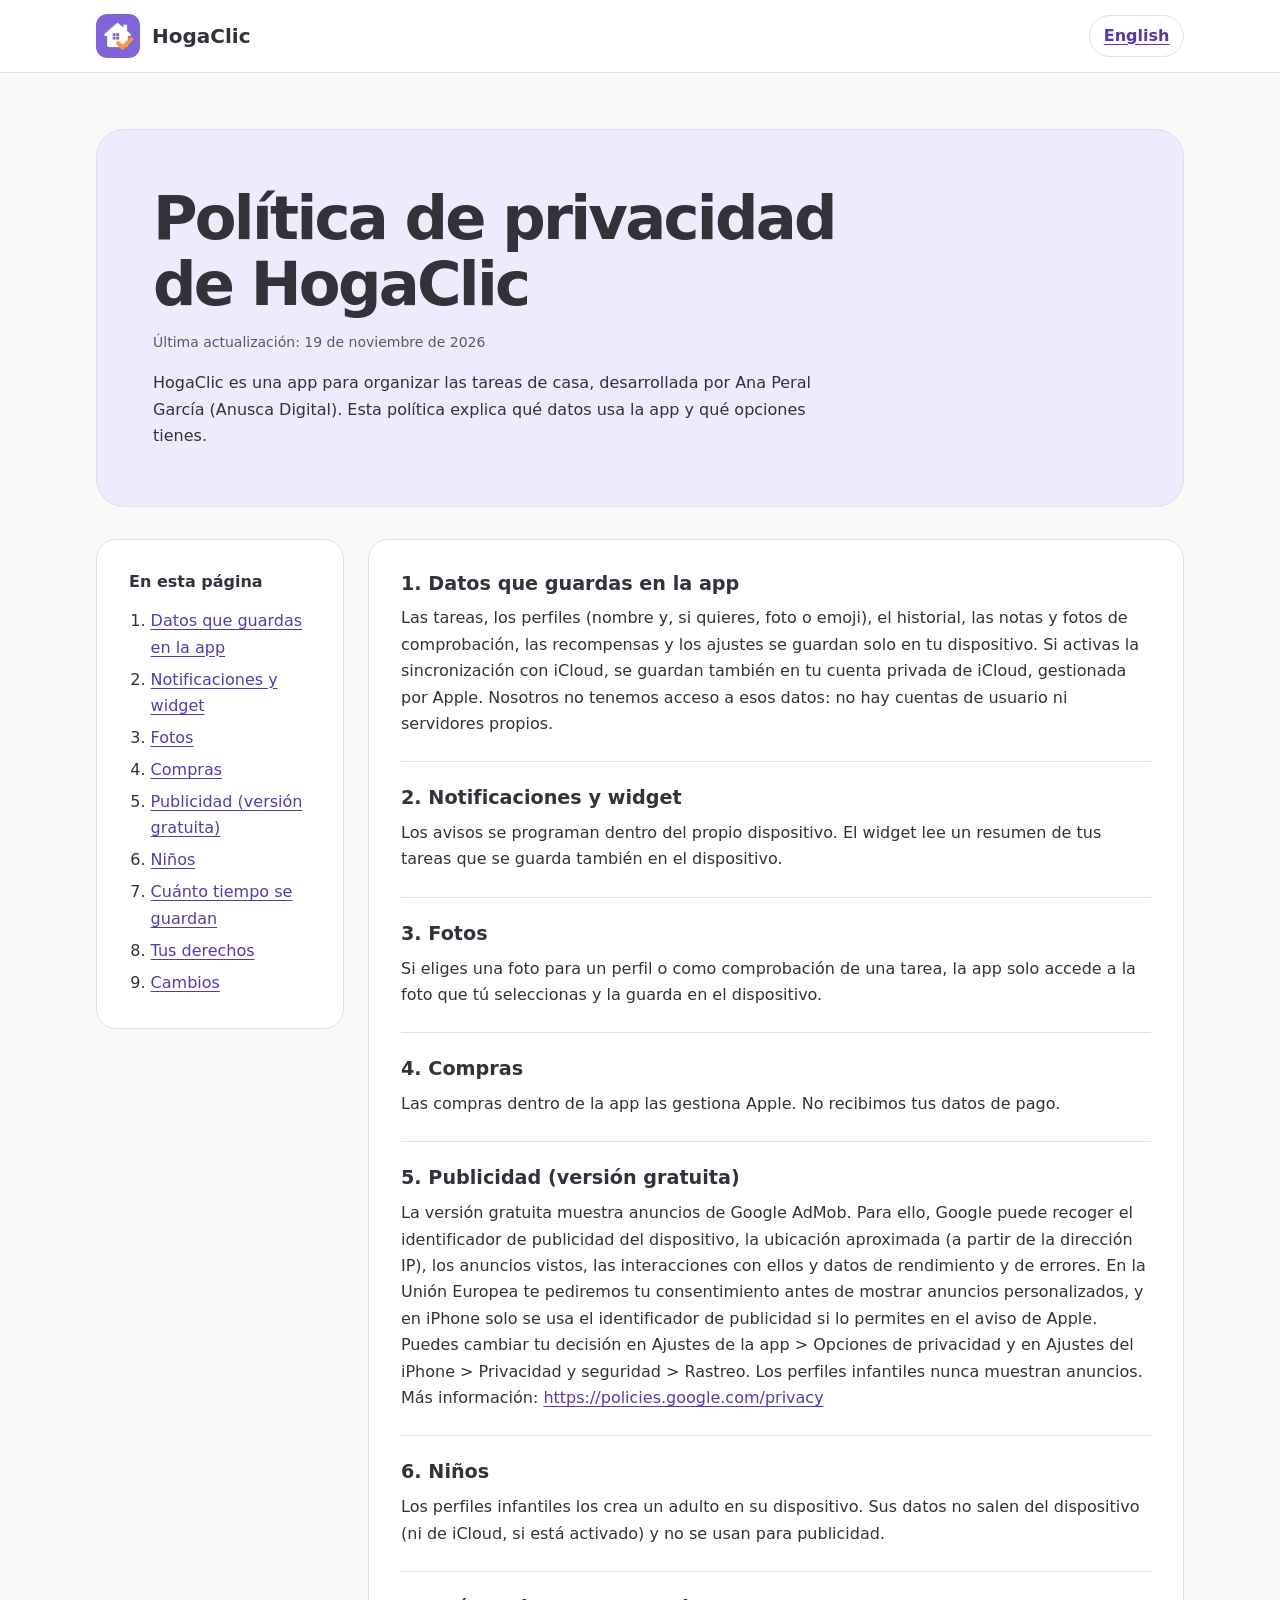
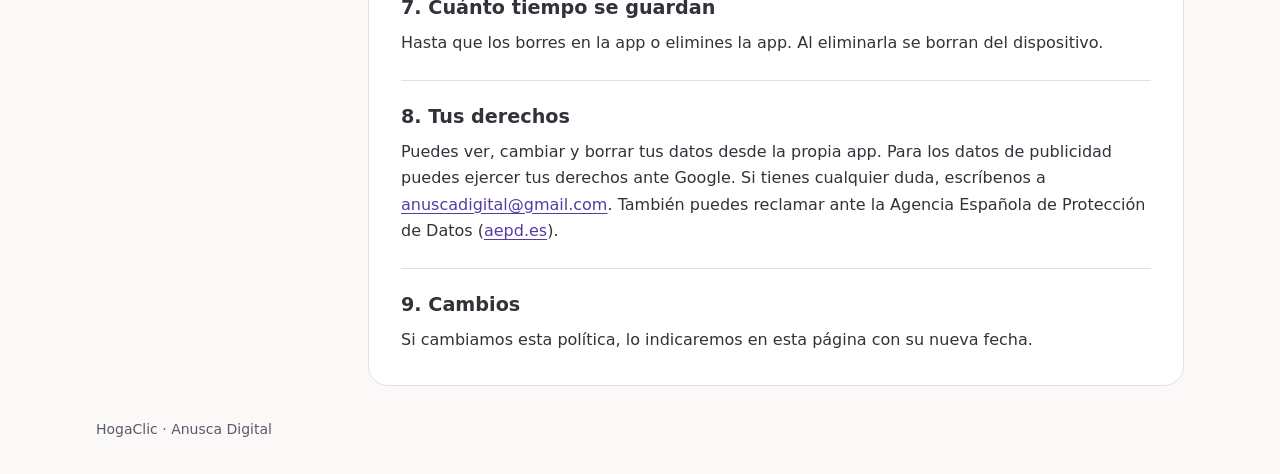
<file: index.html>
<!doctype html>
<html lang="es">
<head>
  <meta charset="utf-8">
  <meta name="viewport" content="width=device-width, initial-scale=1">
  <title>Política de privacidad de HogaClic</title>
  <link rel="icon" href="icono.png" type="image/png">
  <link rel="stylesheet" href="estilos.css">
</head>
<body>
  <header class="bar">
    <div class="wrap bar-content">
      <div class="brand"><img src="icono.png" width="44" height="44" alt=""> HogaClic</div>
      <a class="language" href="en.html" lang="en">English</a>
    </div>
  </header>
  <main class="wrap">
    <div class="hero">
      <h1>Política de privacidad de HogaClic</h1>
      <p class="date">Última actualización: <time datetime="2026-11-19">19 de noviembre de 2026</time></p>
      <p>HogaClic es una app para organizar las tareas de casa, desarrollada por Ana Peral García (Anusca Digital). Esta política explica qué datos usa la app y qué opciones tienes.</p>
    </div>
    <div class="layout">
      <nav aria-labelledby="contents">
        <h2 id="contents">En esta página</h2>
        <ol>
          <li><a href="#apartado-1">Datos que guardas en la app</a></li>
          <li><a href="#apartado-2">Notificaciones y widget</a></li>
          <li><a href="#apartado-3">Fotos</a></li>
          <li><a href="#apartado-4">Compras</a></li>
          <li><a href="#apartado-5">Publicidad (versión gratuita)</a></li>
          <li><a href="#apartado-6">Niños</a></li>
          <li><a href="#apartado-7">Cuánto tiempo se guardan</a></li>
          <li><a href="#apartado-8">Tus derechos</a></li>
          <li><a href="#apartado-9">Cambios</a></li>
        </ol>
      </nav>
      <article aria-label="Política de privacidad de HogaClic">
        <section id="apartado-1">
          <h2>1. Datos que guardas en la app</h2>
          <p>Las tareas, los perfiles (nombre y, si quieres, foto o emoji), el historial, las notas y fotos de comprobación, las recompensas y los ajustes se guardan solo en tu dispositivo. Si activas la sincronización con iCloud, se guardan también en tu cuenta privada de iCloud, gestionada por Apple. Nosotros no tenemos acceso a esos datos: no hay cuentas de usuario ni servidores propios.</p>
        </section>
        <section id="apartado-2">
          <h2>2. Notificaciones y widget</h2>
          <p>Los avisos se programan dentro del propio dispositivo. El widget lee un resumen de tus tareas que se guarda también en el dispositivo.</p>
        </section>
        <section id="apartado-3">
          <h2>3. Fotos</h2>
          <p>Si eliges una foto para un perfil o como comprobación de una tarea, la app solo accede a la foto que tú seleccionas y la guarda en el dispositivo.</p>
        </section>
        <section id="apartado-4">
          <h2>4. Compras</h2>
          <p>Las compras dentro de la app las gestiona Apple. No recibimos tus datos de pago.</p>
        </section>
        <section id="apartado-5">
          <h2>5. Publicidad (versión gratuita)</h2>
          <p>La versión gratuita muestra anuncios de Google AdMob. Para ello, Google puede recoger el identificador de publicidad del dispositivo, la ubicación aproximada (a partir de la dirección IP), los anuncios vistos, las interacciones con ellos y datos de rendimiento y de errores. En la Unión Europea te pediremos tu consentimiento antes de mostrar anuncios personalizados, y en iPhone solo se usa el identificador de publicidad si lo permites en el aviso de Apple. Puedes cambiar tu decisión en Ajustes de la app &gt; Opciones de privacidad y en Ajustes del iPhone &gt; Privacidad y seguridad &gt; Rastreo. Los perfiles infantiles nunca muestran anuncios. Más información: <a href="https://policies.google.com/privacy">https://policies.google.com/privacy</a></p>
        </section>
        <section id="apartado-6">
          <h2>6. Niños</h2>
          <p>Los perfiles infantiles los crea un adulto en su dispositivo. Sus datos no salen del dispositivo (ni de iCloud, si está activado) y no se usan para publicidad.</p>
        </section>
        <section id="apartado-7">
          <h2>7. Cuánto tiempo se guardan</h2>
          <p>Hasta que los borres en la app o elimines la app. Al eliminarla se borran del dispositivo.</p>
        </section>
        <section id="apartado-8">
          <h2>8. Tus derechos</h2>
          <p>Puedes ver, cambiar y borrar tus datos desde la propia app. Para los datos de publicidad puedes ejercer tus derechos ante Google. Si tienes cualquier duda, escríbenos a <a href="mailto:anuscadigital@gmail.com">anuscadigital@gmail.com</a>. También puedes reclamar ante la Agencia Española de Protección de Datos (<a href="https://www.aepd.es/">aepd.es</a>).</p>
        </section>
        <section id="apartado-9">
          <h2>9. Cambios</h2>
          <p>Si cambiamos esta política, lo indicaremos en esta página con su nueva fecha.</p>
        </section>
      </article>
    </div>
  </main>
  <footer class="wrap">HogaClic · Anusca Digital</footer>
</body>
</html>
</file>
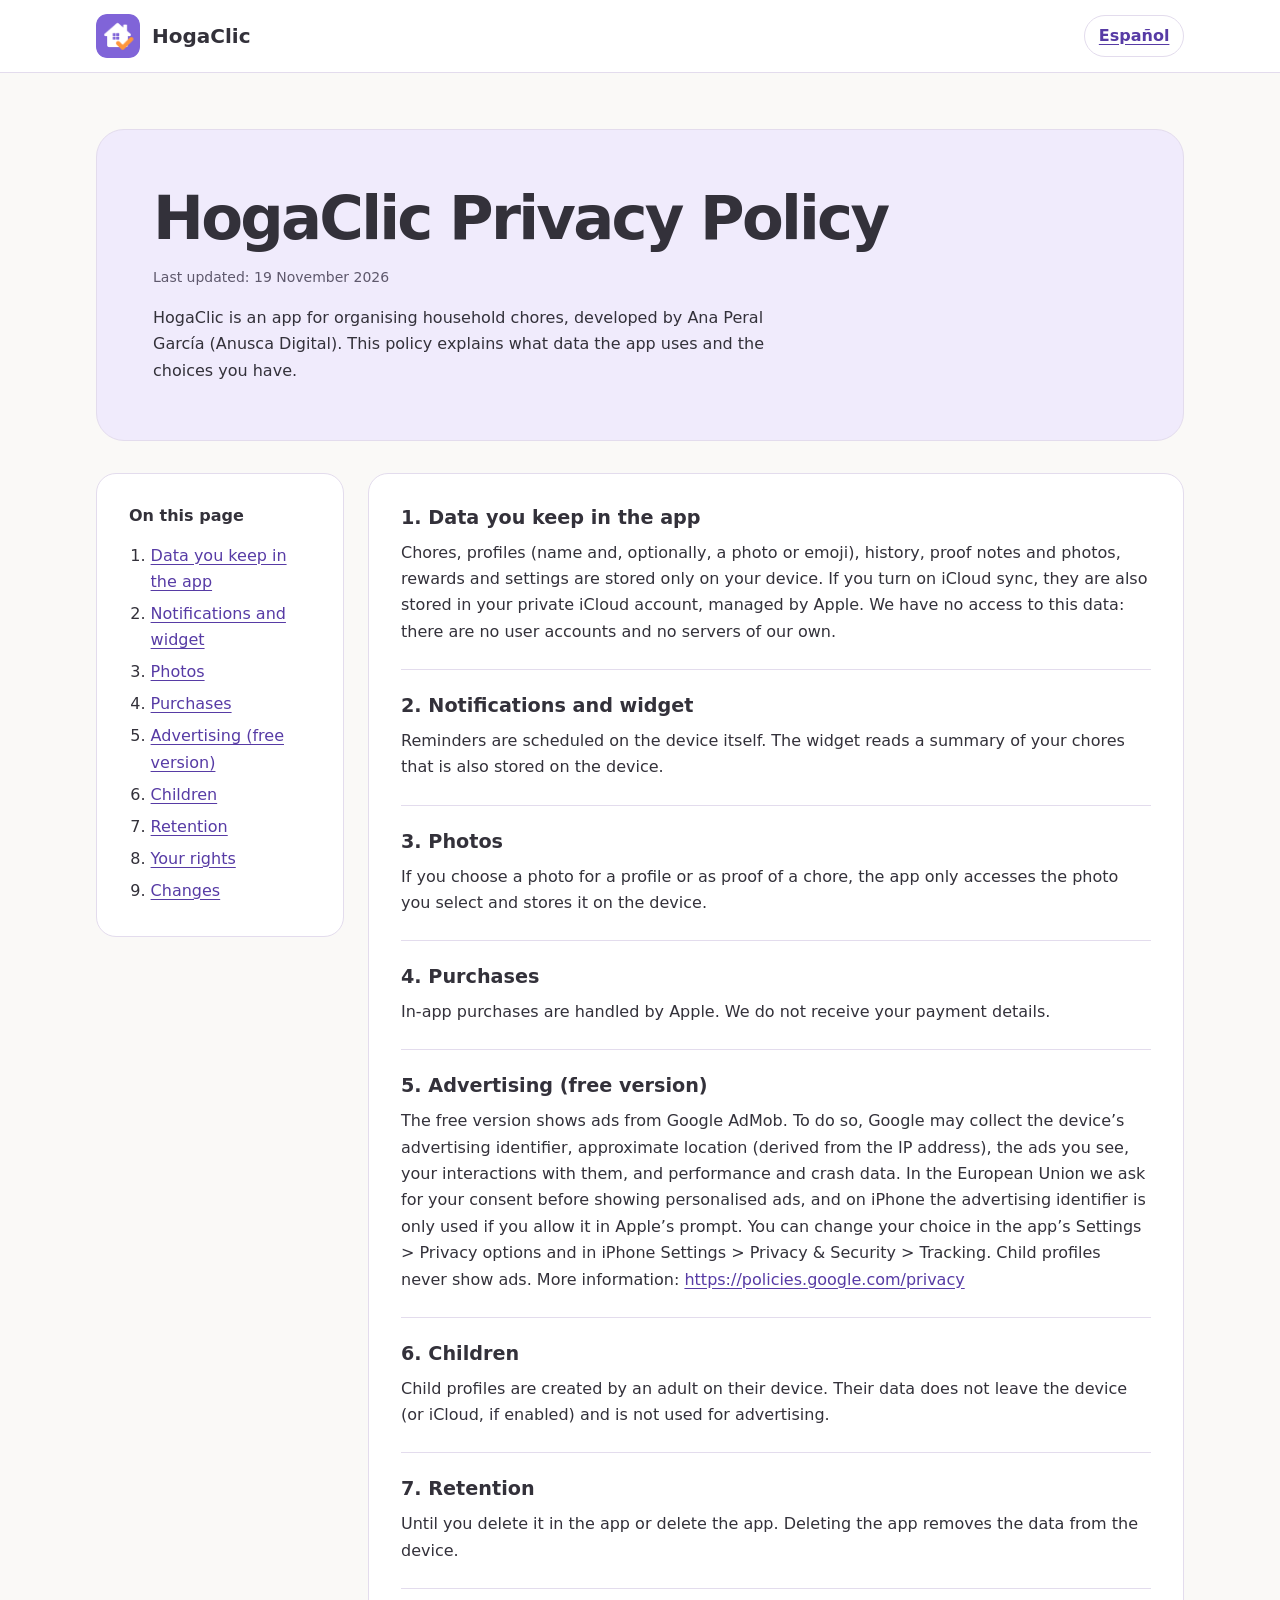
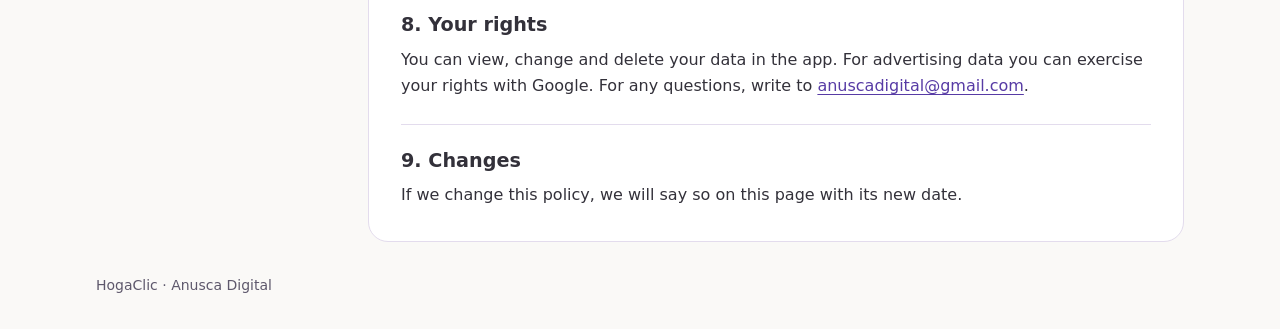
<file: en.html>
<!doctype html>
<html lang="en">
<head>
  <meta charset="utf-8">
  <meta name="viewport" content="width=device-width, initial-scale=1">
  <title>HogaClic Privacy Policy</title>
  <link rel="icon" href="icono.png" type="image/png">
  <link rel="stylesheet" href="estilos.css">
</head>
<body>
  <header class="bar">
    <div class="wrap bar-content">
      <div class="brand"><img src="icono.png" width="44" height="44" alt=""> HogaClic</div>
      <a class="language" href="./" lang="es">Español</a>
    </div>
  </header>
  <main class="wrap">
    <div class="hero">
      <h1>HogaClic Privacy Policy</h1>
      <p class="date">Last updated: <time datetime="2026-11-19">19 November 2026</time></p>
      <p>HogaClic is an app for organising household chores, developed by Ana Peral García (Anusca Digital). This policy explains what data the app uses and the choices you have.</p>
    </div>
    <div class="layout">
      <nav aria-labelledby="contents">
        <h2 id="contents">On this page</h2>
        <ol>
          <li><a href="#apartado-1">Data you keep in the app</a></li>
          <li><a href="#apartado-2">Notifications and widget</a></li>
          <li><a href="#apartado-3">Photos</a></li>
          <li><a href="#apartado-4">Purchases</a></li>
          <li><a href="#apartado-5">Advertising (free version)</a></li>
          <li><a href="#apartado-6">Children</a></li>
          <li><a href="#apartado-7">Retention</a></li>
          <li><a href="#apartado-8">Your rights</a></li>
          <li><a href="#apartado-9">Changes</a></li>
        </ol>
      </nav>
      <article aria-label="HogaClic Privacy Policy">
        <section id="apartado-1">
          <h2>1. Data you keep in the app</h2>
          <p>Chores, profiles (name and, optionally, a photo or emoji), history, proof notes and photos, rewards and settings are stored only on your device. If you turn on iCloud sync, they are also stored in your private iCloud account, managed by Apple. We have no access to this data: there are no user accounts and no servers of our own.</p>
        </section>
        <section id="apartado-2">
          <h2>2. Notifications and widget</h2>
          <p>Reminders are scheduled on the device itself. The widget reads a summary of your chores that is also stored on the device.</p>
        </section>
        <section id="apartado-3">
          <h2>3. Photos</h2>
          <p>If you choose a photo for a profile or as proof of a chore, the app only accesses the photo you select and stores it on the device.</p>
        </section>
        <section id="apartado-4">
          <h2>4. Purchases</h2>
          <p>In-app purchases are handled by Apple. We do not receive your payment details.</p>
        </section>
        <section id="apartado-5">
          <h2>5. Advertising (free version)</h2>
          <p>The free version shows ads from Google AdMob. To do so, Google may collect the device’s advertising identifier, approximate location (derived from the IP address), the ads you see, your interactions with them, and performance and crash data. In the European Union we ask for your consent before showing personalised ads, and on iPhone the advertising identifier is only used if you allow it in Apple’s prompt. You can change your choice in the app’s Settings &gt; Privacy options and in iPhone Settings &gt; Privacy &amp; Security &gt; Tracking. Child profiles never show ads. More information: <a href="https://policies.google.com/privacy">https://policies.google.com/privacy</a></p>
        </section>
        <section id="apartado-6">
          <h2>6. Children</h2>
          <p>Child profiles are created by an adult on their device. Their data does not leave the device (or iCloud, if enabled) and is not used for advertising.</p>
        </section>
        <section id="apartado-7">
          <h2>7. Retention</h2>
          <p>Until you delete it in the app or delete the app. Deleting the app removes the data from the device.</p>
        </section>
        <section id="apartado-8">
          <h2>8. Your rights</h2>
          <p>You can view, change and delete your data in the app. For advertising data you can exercise your rights with Google. For any questions, write to <a href="mailto:anuscadigital@gmail.com">anuscadigital@gmail.com</a>.</p>
        </section>
        <section id="apartado-9">
          <h2>9. Changes</h2>
          <p>If we change this policy, we will say so on this page with its new date.</p>
        </section>
      </article>
    </div>
  </main>
  <footer class="wrap">HogaClic · Anusca Digital</footer>
</body>
</html>
</file>
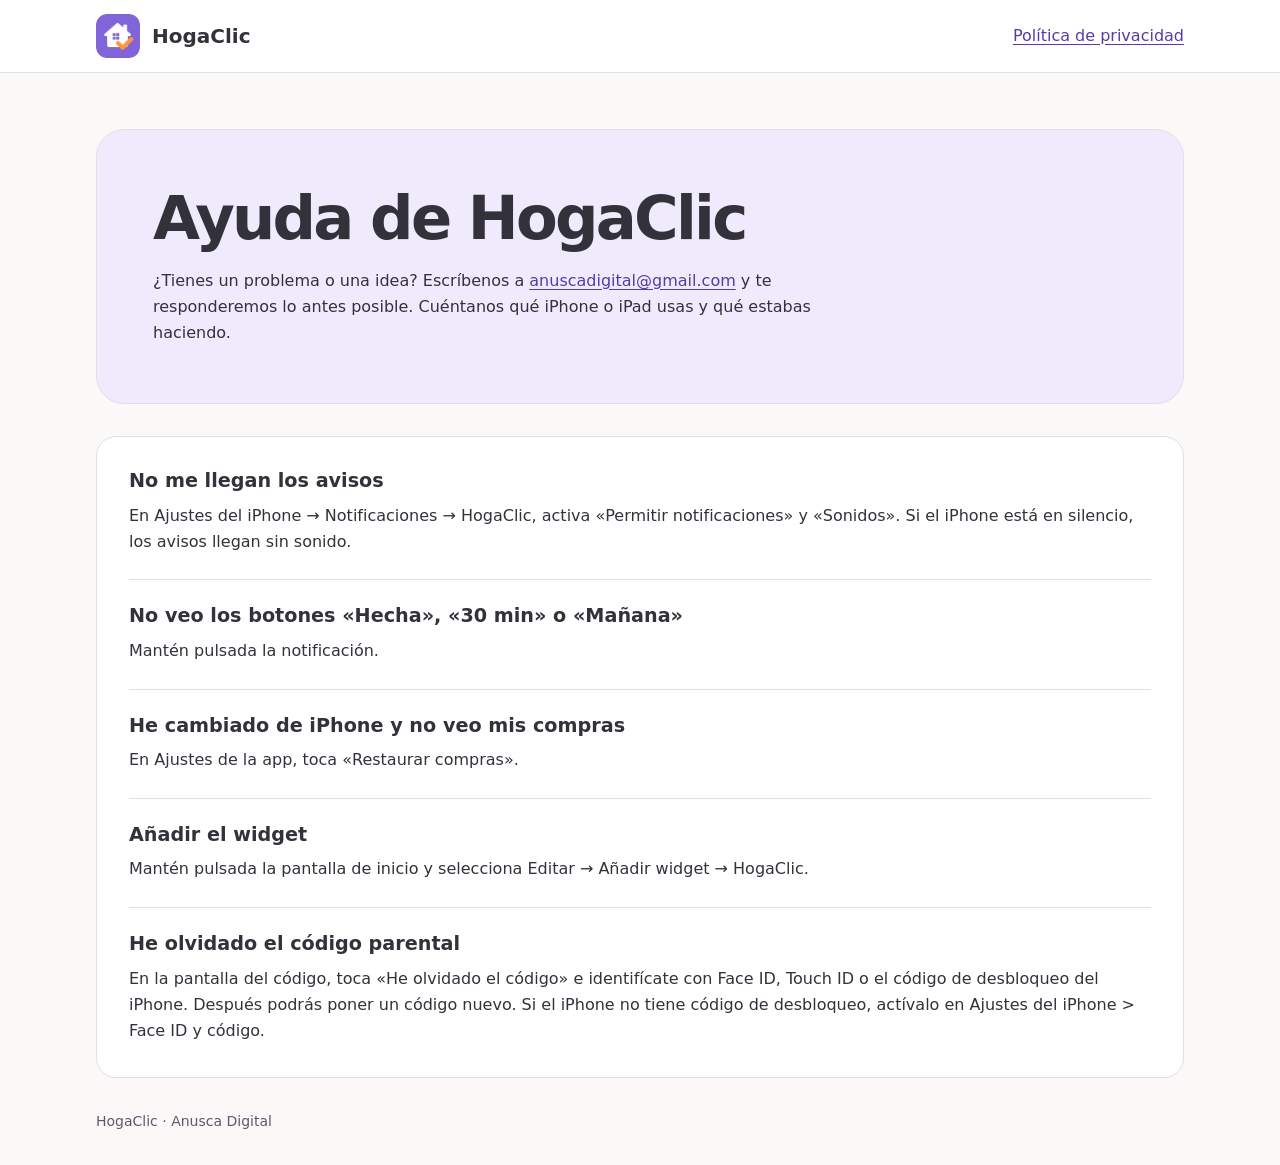
<file: soporte.html>
<!doctype html>
<html lang="es">
<head>
  <meta charset="utf-8">
  <meta name="viewport" content="width=device-width, initial-scale=1">
  <title>Ayuda de HogaClic</title>
  <link rel="icon" href="icono.png" type="image/png">
  <link rel="stylesheet" href="estilos.css">
</head>
<body>
  <header class="bar">
    <div class="wrap bar-content">
      <div class="brand"><img src="icono.png" width="44" height="44" alt=""> HogaClic</div>
      <a href="./">Política de privacidad</a>
    </div>
  </header>
  <main class="wrap">
    <div class="hero">
      <h1>Ayuda de HogaClic</h1>
      <p>¿Tienes un problema o una idea? Escríbenos a <a href="mailto:anuscadigital@gmail.com">anuscadigital@gmail.com</a> y te responderemos lo antes posible. Cuéntanos qué iPhone o iPad usas y qué estabas haciendo.</p>
    </div>
    <article aria-label="Preguntas frecuentes">
      <section>
        <h2>No me llegan los avisos</h2>
        <p>En Ajustes del iPhone → Notificaciones → HogaClic, activa «Permitir notificaciones» y «Sonidos». Si el iPhone está en silencio, los avisos llegan sin sonido.</p>
      </section>
      <section>
        <h2>No veo los botones «Hecha», «30 min» o «Mañana»</h2>
        <p>Mantén pulsada la notificación.</p>
      </section>
      <section>
        <h2>He cambiado de iPhone y no veo mis compras</h2>
        <p>En Ajustes de la app, toca «Restaurar compras».</p>
      </section>
      <section>
        <h2>Añadir el widget</h2>
        <p>Mantén pulsada la pantalla de inicio y selecciona Editar → Añadir widget → HogaClic.</p>
      </section>
      <section>
        <h2>He olvidado el código parental</h2>
        <p>En la pantalla del código, toca «He olvidado el código» e identifícate con Face ID, Touch ID o el código de desbloqueo del iPhone. Después podrás poner un código nuevo. Si el iPhone no tiene código de desbloqueo, actívalo en Ajustes del iPhone &gt; Face ID y código.</p>
      </section>
    </article>
  </main>
  <footer class="wrap">HogaClic · Anusca Digital</footer>
</body>
</html>
</file>
<file: estilos.css>
:root {
  color-scheme: light dark;
  --background: #faf9f7;
  --surface: #fff;
  --hero: #f0ebfc;
  --text: #33313a;
  --muted: #5e586c;
  --link: #573ba5;
  --border: #e3dced;
  font: 100% / 1.65 system-ui, sans-serif;
}
@media (prefers-color-scheme: dark) {
  :root {
    --background: #181620;
    --surface: #211e2a;
    --hero: #2b2340;
    --text: #eceaf1;
    --muted: #c6bfd2;
    --link: #cfbcff;
    --border: #433854;
  }
}
* { box-sizing: border-box; }
body { margin: 0; background: var(--background); color: var(--text); }
a { color: var(--link); text-underline-offset: .17em; overflow-wrap: anywhere; }
a:focus-visible { outline: 2px solid var(--link); outline-offset: 4px; }
.wrap { width: min(68rem, calc(100% - 2rem)); margin-inline: auto; }
.bar { background: var(--surface); border-bottom: 1px solid var(--border); }
.bar-content { min-height: 4.5rem; display: flex; align-items: center; justify-content: space-between; gap: 1rem; }
.brand { display: flex; align-items: center; gap: .75rem; font-size: 1.25rem; font-weight: 750; }
.brand img { border-radius: .7rem; }
.language { border: 1px solid var(--border); padding: .4rem .85rem; border-radius: 2rem; font-weight: 650; }
.hero { margin-block: clamp(1.5rem, 5vw, 3.5rem) 2rem; padding: clamp(1.25rem, 5vw, 3.5rem); background: var(--hero); border: 1px solid var(--border); border-radius: 1.75rem; }
h1 { margin: 0; font-size: clamp(2rem, 5.5vw, 3.8rem); line-height: 1.08; letter-spacing: -.045em; text-wrap: balance; }
.hero p { max-width: 65ch; margin-bottom: 0; }
.date, footer { color: var(--muted); font-size: .875rem; }
.layout { display: grid; grid-template-columns: minmax(0, 15.5rem) minmax(0, 1fr); gap: 1.5rem; align-items: start; }
nav, article { background: var(--surface); border: 1px solid var(--border); border-radius: 1.25rem; padding: clamp(1rem, 3.3vw, 2rem); }
nav h2 { font-size: 1rem; }
nav ol { padding-inline-start: 1.35rem; margin-bottom: 0; }
nav li + li { margin-top: .35rem; }
h2 { font-size: 1.2rem; line-height: 1.3; margin: 0; }
section { scroll-margin-top: 1rem; }
section + section { margin-top: 1.5rem; padding-top: 1.5rem; border-top: 1px solid var(--border); }
section p { margin: .55rem 0 0; }
footer { padding-block: 2rem; }
@media (max-width: 48rem) {
  .layout { grid-template-columns: minmax(0, 1fr); }
}
</file>
